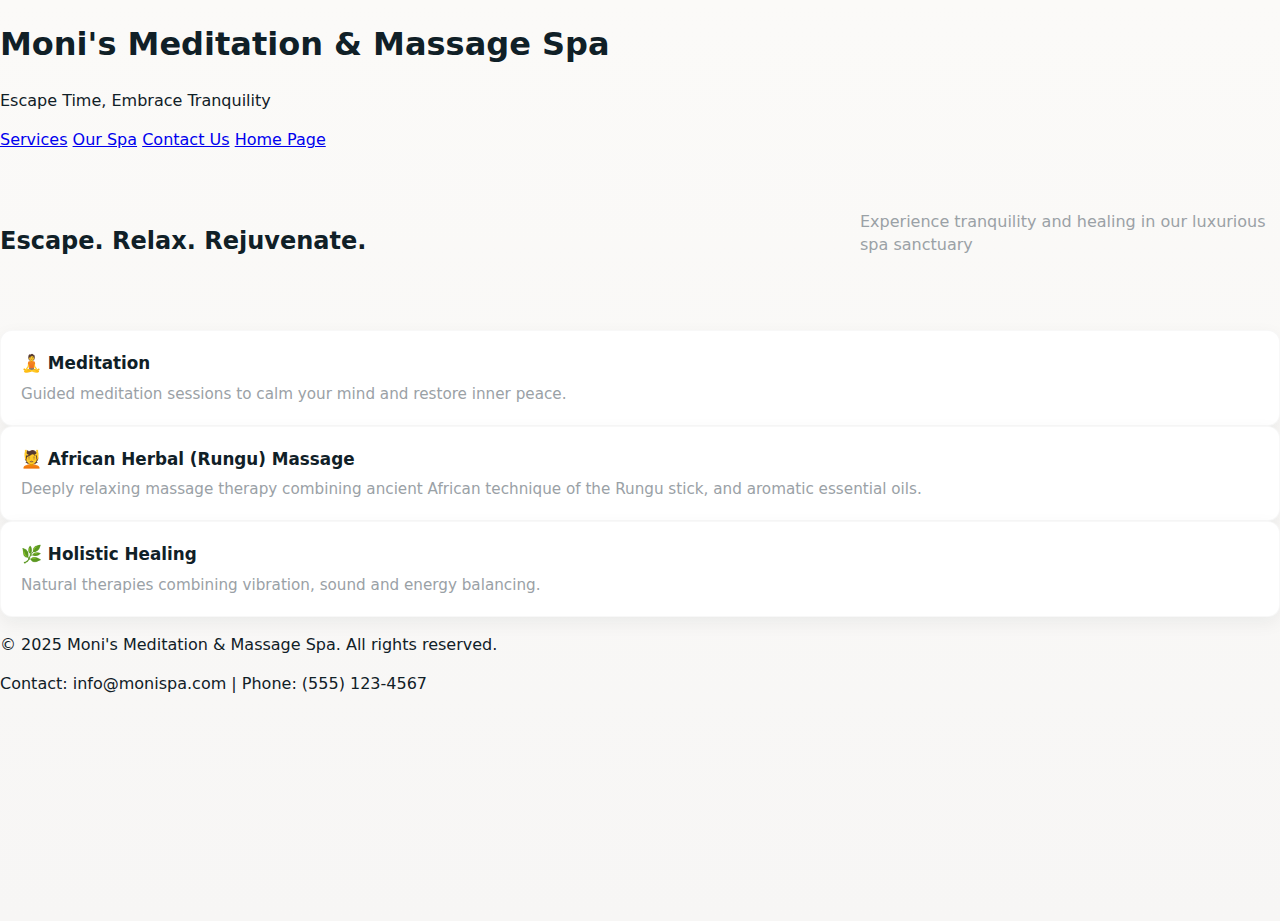
<file: index.html>
<!DOCTYPE html>
<html lang="en">
<head>
    <meta charset="UTF-8">
    <meta name="viewport" content="width=device-width, initial-scale=1.0">
    <title>Moni's Meditation & Massage Spa</title>
    <link rel="stylesheet" href="CSS/style.css">
</head>
<body>
    <header>
        <h1>Moni's Meditation & Massage Spa</h1>
        <p>Escape Time, Embrace Tranquility</p>
    </header>
    
    <nav>
        <a href="services.html">Services</a>
        <a href="ourspa.html">Our Spa</a>
        <a href="contactus.html">Contact Us</a>
        <a href="index.html">Home Page</a>
    </nav>
    
    <section class="hero">
        <h2>Escape. Relax. Rejuvenate.</h2>
        <p>Experience tranquility and healing in our luxurious spa sanctuary</p>
    </section>
    
    <section id="services" class="services">
        <div class="service-card">
            <h3>🧘 Meditation</h3>
            <p>Guided meditation sessions to calm your mind and restore inner peace.</p>
        </div>
        <div class="service-card">
            <h3>💆 African Herbal (Rungu) Massage</h3>
            <p>Deeply relaxing massage therapy combining ancient African technique of the Rungu stick, and aromatic essential oils.</p>
        </div>
        <div class="service-card">
            <h3>🌿 Holistic Healing</h3>
            <p>Natural therapies combining vibration, sound and energy balancing.</p>
        </div>
    </section>
    
    <footer>
        <p>&copy; 2025 Moni's Meditation & Massage Spa. All rights reserved.</p>
        <p>Contact: info@monispa.com | Phone: (555) 123-4567</p>
    </footer>
</body>
</html>
</file>
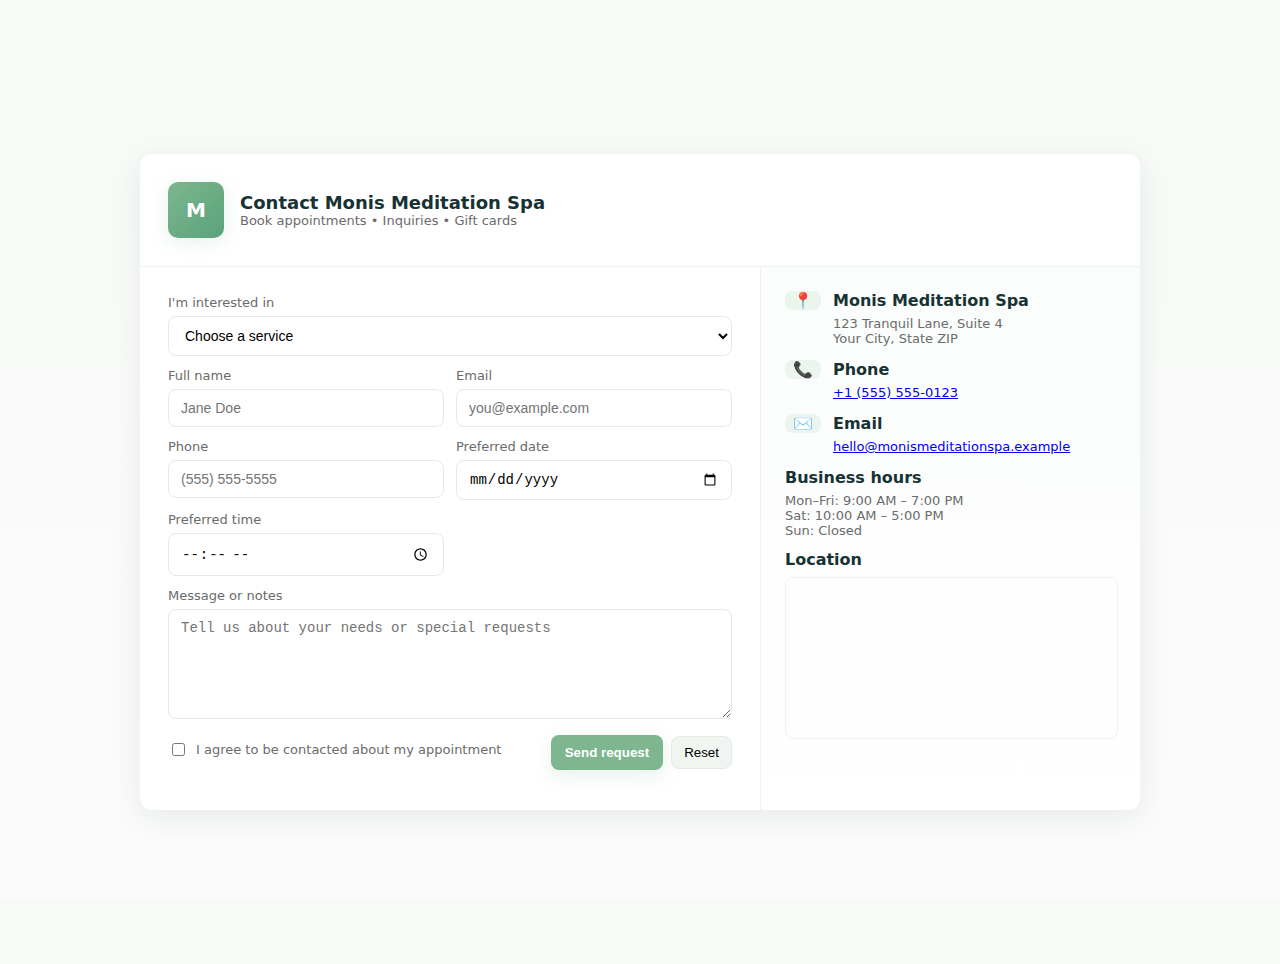
<file: contactus.html>
<!doctype html>
<html lang="en">
<head>
    <meta charset="utf-8" />
    <meta name="viewport" content="width=device-width,initial-scale=1" />
    <title>Contact Us — Monis Meditation Spa</title>
    <style>
        :root{
            --accent:#7db68f;
            --muted:#6b6b6b;
            --bg:#fbfbfb;
            --card:#ffffff;
            --maxw:1000px;
            font-family: Inter, system-ui, -apple-system, "Segoe UI", Roboto, "Helvetica Neue", Arial;
        }
        html,body{height:100%;}
        body{
            margin:0;
            background:linear-gradient(180deg,#f7faf7 0%, #fbfbfb 100%);
            color:#183233;
            display:flex;
            align-items:center;
            justify-content:center;
            padding:32px;
        }
        .container{
            max-width:var(--maxw);
            width:100%;
            background:var(--card);
            box-shadow:0 8px 30px rgba(24,50,51,0.08);
            border-radius:12px;
            overflow:hidden;
            display:grid;
            grid-template-columns:1fr 380px;
            gap:0;
        }
        header.hero{
            grid-column:1/-1;
            padding:28px 28px;
            border-bottom:1px solid #eef3ee;
            display:flex;
            align-items:center;
            gap:16px;
        }
        header .logo{
            width:56px;height:56px;border-radius:10px;background:linear-gradient(135deg,var(--accent),#5aa37a);
            display:flex;align-items:center;justify-content:center;color:white;font-weight:700;font-size:20px;
            box-shadow:0 4px 18px rgba(123,182,143,0.18);
        }
        header h1{font-size:18px;margin:0;}
        header p{margin:0;color:var(--muted);font-size:13px;}
        .main{
            padding:28px;
        }
        form{
            display:grid;
            gap:12px;
            grid-template-columns:repeat(2,1fr);
        }
        .full{grid-column:1/-1;}
        label{font-size:13px;color:var(--muted);display:block;margin-bottom:6px;}
        input[type="text"],input[type="email"],input[type="tel"],textarea,select,input[type="date"],input[type="time"]{
            width:100%;
            padding:10px 12px;
            border:1px solid #e6e9e6;
            border-radius:8px;
            background:transparent;
            font-size:14px;
            box-sizing:border-box;
        }
        textarea{min-height:110px;resize:vertical;}
        .controls{display:flex;gap:8px;align-items:center;}
        .btn{
            background:var(--accent);
            color:white;border:0;padding:10px 14px;border-radius:8px;font-weight:600;cursor:pointer;
            box-shadow:0 6px 18px rgba(125,182,143,0.18);
        }
        .info{
            padding:24px;
            background:linear-gradient(180deg, #fafdfb 0%, #ffffff 100%);
            border-left:1px solid #eef3ee;
        }
        .contact-item{display:flex;gap:12px;align-items:flex-start;margin-bottom:14px;}
        .contact-icon{width:36px;height:36;border-radius:8px;background:#eaf5ee;display:flex;align-items:center;justify-content:center;color:var(--accent);font-weight:700;}
        small{display:block;color:var(--muted);font-size:13px;margin-top:6px;}
        .map{width:100%;height:160px;border-radius:8px;overflow:hidden;margin-top:8px;border:1px solid #eef3ee;}
        .success{padding:10px;border-radius:8px;background:#e8fbef;color:#1f6d3a;font-weight:600;margin-top:10px;}
        @media (max-width:940px){
            .container{grid-template-columns:1fr; padding:0;}
            .info{border-left:none;border-top:1px solid #eef3ee;}
        }
    </style>
</head>
<body>
    <div class="container" role="region" aria-label="Contact Monis Meditation Spa">
        <header class="hero">
            <div class="logo" aria-hidden="true">M</div>
            <div>
                <h1>Contact Monis Meditation Spa</h1>
                <p>Book appointments • Inquiries • Gift cards</p>
            </div>
        </header>

        <main class="main" id="main">
            <form id="contactForm" novalidate>
                <div class="full">
                    <label for="service">I'm interested in</label>
                    <select id="service" name="service" required>
                        <option value="">Choose a service</option>
                        <option>Guided Meditation Session</option>
                        <option>Massage Therapy</option>
                        <option>Sound Bath</option>
                        <option>Corporate Wellness</option>
                        <option>Gift Cards</option>
                    </select>
                </div>

                <div>
                    <label for="name">Full name</label>
                    <input id="name" name="name" type="text" placeholder="Jane Doe" required />
                </div>

                <div>
                    <label for="email">Email</label>
                    <input id="email" name="email" type="email" placeholder="you@example.com" required />
                </div>

                <div>
                    <label for="phone">Phone</label>
                    <input id="phone" name="phone" type="tel" placeholder="(555) 555-5555"
                                 pattern="^[0-9+\-\s()]*$" />
                </div>

                <div>
                    <label for="date">Preferred date</label>
                    <input id="date" name="date" type="date" />
                </div>

                <div>
                    <label for="time">Preferred time</label>
                    <input id="time" name="time" type="time" />
                </div>

                <div class="full">
                    <label for="message">Message or notes</label>
                    <textarea id="message" name="message" placeholder="Tell us about your needs or special requests"></textarea>
                </div>

                <div class="full controls" style="justify-content:space-between;">
                    <label style="display:flex;align-items:center;gap:8px;font-size:13px;">
                        <input id="consent" name="consent" type="checkbox" required />
                        <span>I agree to be contacted about my appointment</span>
                    </label>

                    <div style="display:flex;gap:8px;align-items:center;">
                        <button class="btn" type="submit">Send request</button>
                        <button type="reset" style="background:#f1f5f2;border:1px solid #e6e9e6;padding:8px 12px;border-radius:8px;cursor:pointer;">Reset</button>
                    </div>
                </div>

                <div class="full" id="status" aria-live="polite"></div>
            </form>
        </main>

        <aside class="info" aria-label="Contact details">
            <div class="contact-item">
                <div class="contact-icon">📍</div>
                <div>
                    <strong>Monis Meditation Spa</strong>
                    <small>123 Tranquil Lane, Suite 4<br/>Your City, State ZIP</small>
                </div>
            </div>

            <div class="contact-item">
                <div class="contact-icon">📞</div>
                <div>
                    <strong>Phone</strong>
                    <small><a href="tel:+15555550123">+1 (555) 555-0123</a></small>
                </div>
            </div>

            <div class="contact-item">
                <div class="contact-icon">✉️</div>
                <div>
                    <strong>Email</strong>
                    <small><a href="mailto:hello@monismeditationspa.example">hello@monismeditationspa.example</a></small>
                </div>
            </div>

            <div>
                <strong>Business hours</strong>
                <small>Mon–Fri: 9:00 AM – 7:00 PM<br/>Sat: 10:00 AM – 5:00 PM<br/>Sun: Closed</small>
            </div>

            <div style="margin-top:12px;">
                <strong>Location</strong>
                <div class="map" role="img" aria-label="Map to Monis Meditation Spa">
                    <iframe
                        title="Map"
                        src="https://www.google.com/maps?q=Monis+Meditation+Spa&output=embed"
                        width="100%" height="100%" style="border:0" loading="lazy"></iframe>
                </div>
            </div>
        </aside>
    </div>

    <script>
        (function(){
            const form = document.getElementById('contactForm');
            const status = document.getElementById('status');

            function showMessage(text, success = true){
                status.innerHTML = '<div class="' + (success ? 'success' : '') + '">' + text + '</div>';
            }

            form.addEventListener('submit', function(e){
                e.preventDefault();
                // basic client-side validation
                if(!form.checkValidity()){
                    showMessage('Please complete required fields.', false);
                    return;
                }
                // gather form data
                const data = new FormData(form);
                const payload = {};
                data.forEach((v,k)=>payload[k]=v);

                // Replace below with real submit (fetch to your API) in production.
                console.log('Contact request payload:', payload);
                showMessage('Thank you — your request was sent. We will contact you shortly.');

                form.reset();
            });
        })();
    </script>
</body>
</html>
</file>
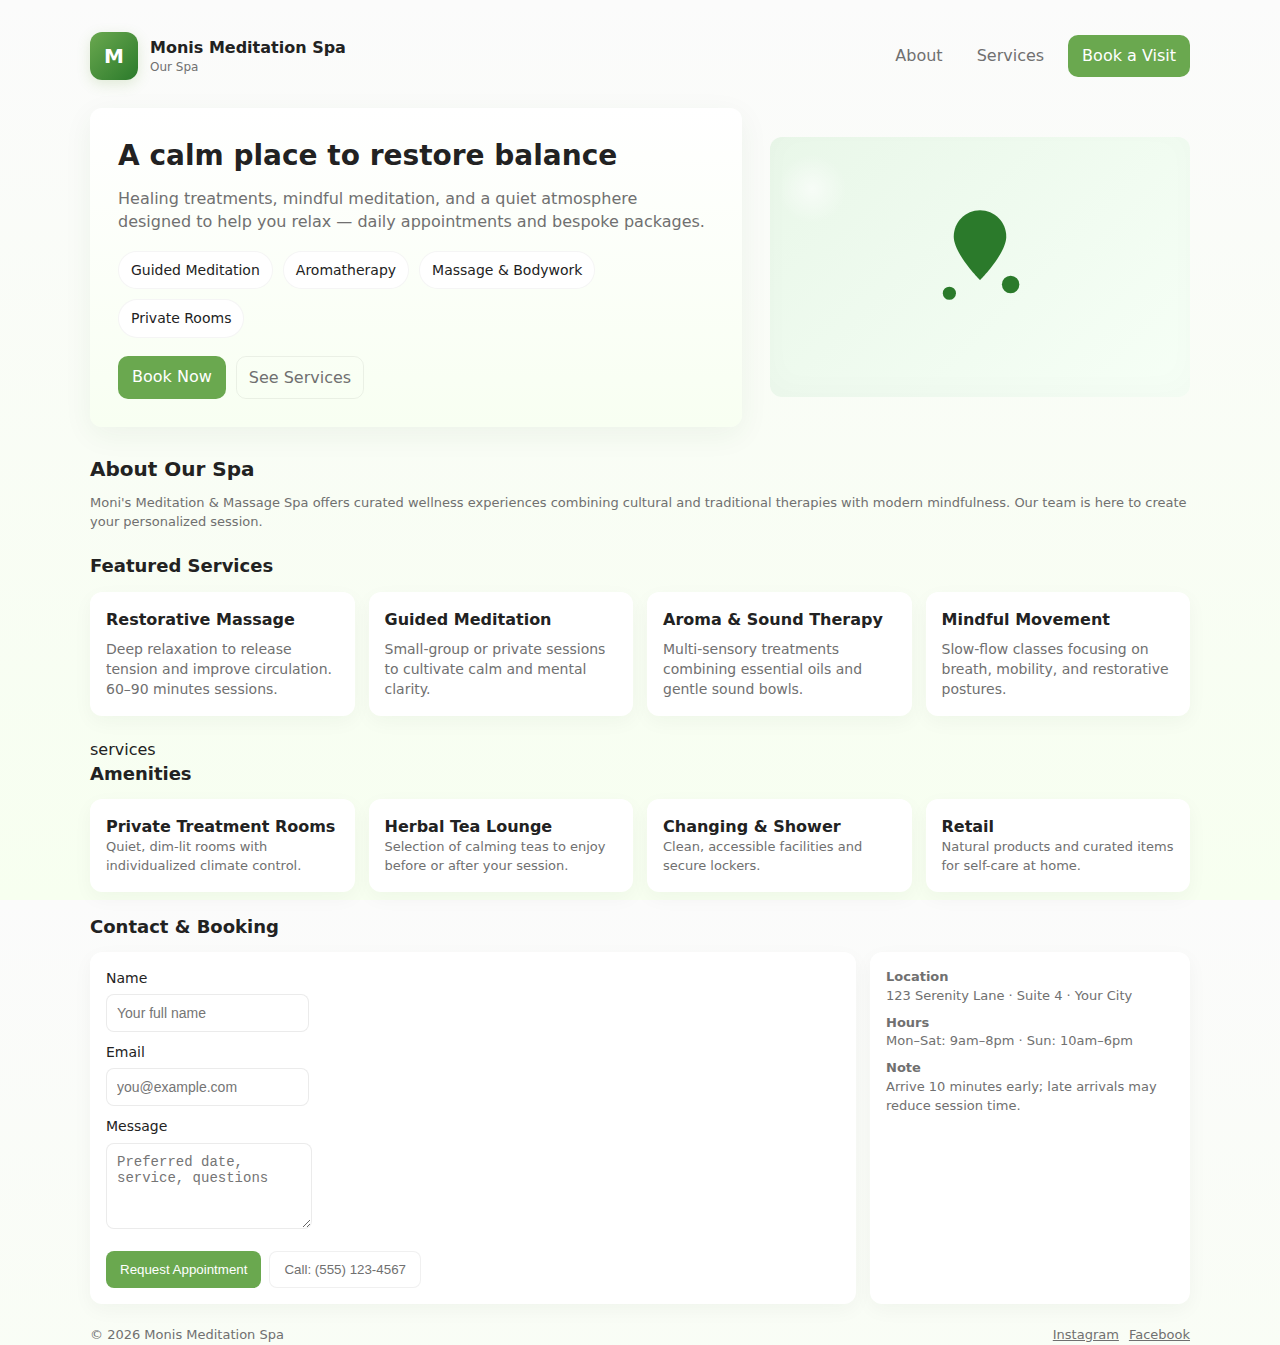
<file: ourspa.html>
<!doctype html>
<html lang="en">
<head>
    <meta charset="utf-8" />
    <meta name="viewport" content="width=device-width,initial-scale=1" />
    <title>Moni's Meditation Spa — Our Spa</title>
    <meta name="description" content="Discover Moni's Meditation Spa — treatments, serene spaces, and mindful relaxation." />
    <style>
        :root{
            --accent:#6aa84f;
            --muted:#707070;
            --bg:#fbfbfb;
            --card:#ffffff;
            --radius:12px;
            --maxw:1100px;
            font-family: Inter, system-ui, -apple-system, "Segoe UI", Roboto, "Helvetica Neue", Arial;
            color:#222;
        }
        *{box-sizing:border-box}
        html,body{height:100%}
        body{
            margin:0;
            background:linear-gradient(180deg,#fbfbfb 0%,#f7fff0 100%);
            -webkit-font-smoothing:antialiased;
            -moz-osx-font-smoothing:grayscale;
            line-height:1.45;
            padding:32px 20px;
            display:flex;
            justify-content:center;
        }
        .wrap{max-width:var(--maxw);width:100%}
        header{
            display:flex;
            align-items:center;
            justify-content:space-between;
            gap:16px;
            margin-bottom:28px;
        }
        .brand{
            display:flex;
            gap:12px;
            align-items:center;
            text-decoration:none;
            color:inherit;
        }
        .logo{
            width:48px;height:48px;border-radius:12px;
            background:linear-gradient(135deg,var(--accent),#2b7a2b);
            display:flex;align-items:center;justify-content:center;
            color:#fff;font-weight:700;font-size:20px;
            box-shadow:0 4px 14px rgba(102,153,51,0.18);
        }
        nav{display:flex;gap:14px;align-items:center}
        nav a{color:var(--muted);text-decoration:none;padding:8px 10px;border-radius:8px}
        nav a:hover{background:rgba(0,0,0,0.04);color:#222}
        .cta{background:var(--accent);color:#fff;padding:9px 14px;border-radius:10px;text-decoration:none}
        .hero{
            display:grid;
            grid-template-columns:1fr 420px;
            gap:28px;
            align-items:center;
            margin-bottom:28px;
        }
        .hero-card{
            background:linear-gradient(180deg,var(--card),#f8fff2);
            padding:28px;border-radius:var(--radius);
            box-shadow:0 8px 30px rgba(40,80,40,0.06);
        }
        h1{margin:0 0 10px;font-size:28px}
        p.lead{margin:0 0 18px;color:var(--muted)}
        .features{display:flex;gap:10px;flex-wrap:wrap}
        .chip{background:#fff;padding:8px 12px;border-radius:999px;border:1px solid rgba(0,0,0,0.04);font-size:14px}
        .visual{
            height:260px;border-radius:var(--radius);
            background:
                radial-gradient(circle at 10% 20%, rgba(255,255,255,0.6), transparent 8%),
                linear-gradient(135deg,#e9f7e9,#f6fff6);
            display:flex;align-items:center;justify-content:center;
            box-shadow:inset 0 -8px 30px rgba(0,0,0,0.02);
            color:var(--accent);
            font-weight:600;
            font-size:16px;
            padding:18px;
            text-align:center;
        }
        section{margin-bottom:22px}
        .grid{
            display:grid;
            grid-template-columns:repeat(auto-fit,minmax(220px,1fr));
            gap:14px;
        }
        .card{
            background:var(--card);
            border-radius:12px;padding:16px;
            box-shadow:0 6px 20px rgba(20,40,20,0.04);
        }
        .service h3{margin:0 0 8px;font-size:16px}
        .service p{margin:0;color:var(--muted);font-size:14px}
        footer{
            display:flex;justify-content:space-between;align-items:center;gap:12px;margin-top:18px;color:var(--muted);
            font-size:14px;
        }
        .small{font-size:13px;color:var(--muted)}
        /* responsive */
        @media (max-width:920px){
            .hero{grid-template-columns:1fr}
            nav{display:none}
        }
        @media (max-width:520px){
            body{padding:20px}
            .logo{width:44px;height:44px}
        }
        /* simple accessible focus */
        a:focus,button:focus,input:focus,textarea:focus{outline:3px solid rgba(106,168,79,0.18);outline-offset:2px}
        /* contact form */
        form{display:grid;gap:10px}
        input,textarea{padding:10px;border-radius:8px;border:1px solid rgba(0,0,0,0.08);font-size:14px}
        button{background:var(--accent);color:#fff;border:0;padding:10px 14px;border-radius:8px;cursor:pointer}
    </style>
</head>
<body>
    <div class="wrap" role="main">
        <header>
            <a class="brand" href="#" aria-label="Monis Meditation Spa home">
                <div class="logo" aria-hidden="true">M</div>
                <div>
                    <div style="font-weight:700">Monis Meditation Spa</div>
                    <div style="font-size:12px;color:var(--muted)">Our Spa</div>
                </div>
            </a>

            <nav aria-label="Primary">
                <a href="ourspa.html">About</a>
                <a href="services.html">Services</a>
                <a href="contactus.html" class="cta">Book a Visit</a>
            </nav>
        </header>

        <main>
            <section class="hero" aria-labelledby="hero-title">
                <div class="hero-card">
                    <h1 id="hero-title">A calm place to restore balance</h1>
                    <p class="lead">Healing treatments, mindful meditation, and a quiet atmosphere designed to help you relax — daily appointments and bespoke packages.</p>
                    <div class="features" aria-hidden="false">
                        <div class="chip">Guided Meditation</div>
                        <div class="chip">Aromatherapy</div>
                        <div class="chip">Massage & Bodywork</div>
                        <div class="chip">Private Rooms</div>
                    </div>
                    <div style="margin-top:18px;display:flex;gap:10px">
                        <a href="#contactus" class="cta">Book Now</a>
                        <a href="#services" style="padding:9px 12px;border-radius:10px;background:transparent;border:1px solid rgba(0,0,0,0.06);text-decoration:none;color:var(--muted)">See Services</a>
                    </div>
                </div>

                <div class="visual" role="img" aria-label="Soothing spa illustration">
                    <svg width="140" height="140" viewBox="0 0 64 64" fill="none" xmlns="http://www.w3.org/2000/svg" aria-hidden="true">
                        <g fill="#2b7a2b">
                            <path d="M32 6c6.6 0 12 5.4 12 12 0 8-12 20-12 20S20 26 20 18c0-6.6 5.4-12 12-12z"/>
                            <circle cx="46" cy="40" r="4"/>
                            <circle cx="18" cy="44" r="3"/>
                        </g>
                    </svg>
                </div>
            </section>

            <section id="ourspa" aria-labelledby="about-title">
                <h2 id="ourspa-title" style="font-size:20px;margin:0 0 10px">About Our Spa</h2>
                <p class="small" style="margin:0 0 12px">
                    Moni's Meditation & Massage Spa offers curated wellness experiences combining cultural and traditional therapies with modern mindfulness. Our team is here to create your personalized session.
                </p>
            </section>

            <section id="services" aria-labelledby="services-title">
                <h2 id="services-title" style="font-size:18px;margin:0 0 12px">Featured Services</h2>
                <div class="grid">
                    <article class="card service">
                        <h3>Restorative Massage</h3>
                        <p>Deep relaxation to release tension and improve circulation. 60–90 minutes sessions.</p>
                    </article>
                    <article class="card service">
                        <h3>Guided Meditation</h3>
                        <p>Small-group or private sessions to cultivate calm and mental clarity.</p>
                    </article>
                    <article class="card service">
                        <h3>Aroma & Sound Therapy</h3>
                        <p>Multi-sensory treatments combining essential oils and gentle sound bowls.</p>
                    </article>
                    <article class="card service">
                        <h3>Mindful Movement</h3>
                        <p>Slow-flow classes focusing on breath, mobility, and restorative postures.</p>
                    </article>
                </div>
            </section>services            <section id="amenities" aria-labelledby="amenities-title">
                <h2 id="services-title" style="font-size:18px;margin:0 0 12px">Amenities</h2>
                <div class="grid">
                    <div class="card"><strong>Private Treatment Rooms</strong><div class="small">Quiet, dim-lit rooms with individualized climate control.</div></div>
                    <div class="card"><strong>Herbal Tea Lounge</strong><div class="small">Selection of calming teas to enjoy before or after your session.</div></div>
                    <div class="card"><strong>Changing & Shower</strong><div class="small">Clean, accessible facilities and secure lockers.</div></div>
                    <div class="card"><strong>Retail</strong><div class="small">Natural products and curated items for self-care at home.</div></div>
                </div>
            </section>

            <section id="contact" aria-labelledby="contact-title">
                <h2 id="contact-title" style="font-size:18px;margin:0 0 12px">Contact & Booking</h2>
                <div style="display:grid;grid-template-columns:1fr 320px;gap:14px">
                    <div class="card">
                        <form aria-label="Booking form">
                            <label>
                                <div style="font-size:14px;margin-bottom:6px">Name</div>
                                <input type="text" name="name" placeholder="Your full name" required>
                            </label>
                            <label>
                                <div style="font-size:14px;margin-bottom:6px">Email</div>
                                <input type="email" name="email" placeholder="you@example.com" required>
                            </label>
                            <label>
                                <div style="font-size:14px;margin-bottom:6px">Message</div>
                                <textarea name="message" rows="4" placeholder="Preferred date, service, questions"></textarea>
                            </label>
                            <div style="display:flex;gap:8px;margin-top:6px">
                                <button type="submit">Request Appointment</button>
                                <button type="button" style="background:#fff;border:1px solid rgba(0,0,0,0.06);color:var(--muted)">Call: (555) 123‑4567</button>
                            </div>
                        </form>
                    </div>

                    <aside class="card small" style="display:flex;flex-direction:column;gap:8px">
                        <div><strong>Location</strong><div class="small">123 Serenity Lane · Suite 4 · Your City</div></div>
                        <div><strong>Hours</strong><div class="small">Mon–Sat: 9am–8pm · Sun: 10am–6pm</div></div>
                        <div><strong>Note</strong><div class="small">Arrive 10 minutes early; late arrivals may reduce session time.</div></div>
                    </aside>
                </div>
            </section>
        </main>

        <footer>
            <div class="small">© <span id="year"></span> Monis Meditation Spa</div>
            <div style="display:flex;gap:10px">
                <a href="#" class="small" aria-label="Instagram">Instagram</a>
                <a href="#" class="small" aria-label="Facebook">Facebook</a>
            </div>
        </footer>
    </div>

    <script>
        // small utilities
        document.getElementById('year').textContent = new Date().getFullYear();

        // stub: handle the booking form submit (no backend)
        document.querySelectorAll('form').forEach(f=>{
            f.addEventListener('submit', e=>{
                e.preventDefault();
                alert('Thanks — your request was received. We will contact you soon.');
                f.reset();
            });
        });
    </script>
</body>
</html></div>
</file>
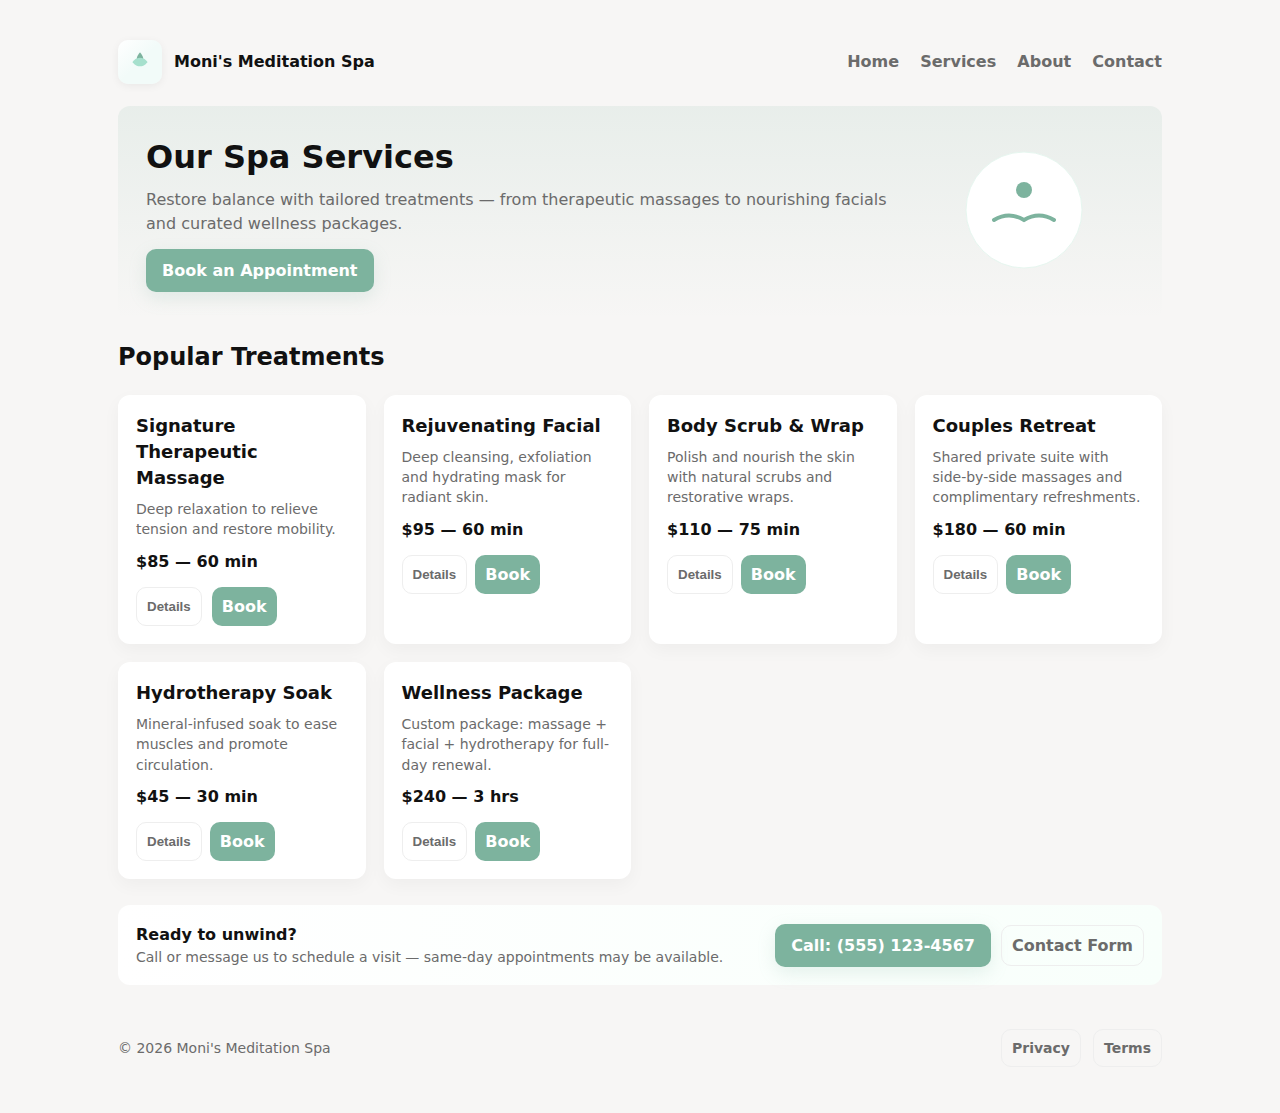
<file: services.html>
<!doctype html>
<html lang="en">
<head>
    <meta charset="utf-8" />
    <meta name="viewport" content="width=device-width,initial-scale=1" />
    <title>Services — Moni's Meditation Spa</title>
    <meta name="description" content="Relaxing massages, rejuvenating facials and holistic wellness packages at Moni's Meditation Spa." />

    <style>
        :root{
            --bg:#f7f6f5; --card:#ffffff; --accent:#7db39e; --muted:#6b6b6b; --radius:12px;
            --max-width:1100px;
            font-family: system-ui, -apple-system, "Segoe UI", Roboto, "Helvetica Neue", Arial;
        }
        *{box-sizing:border-box}
        body{margin:0;background:var(--bg);color:#111;line-height:1.45}
        .wrap{max-width:var(--max-width);margin:0 auto;padding:28px}
        header{display:flex;align-items:center;justify-content:space-between;gap:16px;padding:12px 0}
        .brand{display:flex;align-items:center;gap:12px;font-weight:700}
        .logo{
            width:44px;height:44px;border-radius:10px;background:linear-gradient(135deg,#fff 0%, #f2fbf9 50%);display:grid;place-items:center;
            box-shadow:0 2px 8px rgba(0,0,0,0.06);
        }
        nav a{color:var(--muted);text-decoration:none;margin-left:16px;font-weight:600}
        .hero{
            margin-top:10px;background:linear-gradient(180deg, rgba(125,179,158,0.12), rgba(125,179,158,0.00));
            padding:28px;border-radius:var(--radius);display:flex;gap:24px;align-items:center;
        }
        .hero .intro{flex:1}
        .hero h1{margin:0 0 8px 0;font-size:clamp(20px,3vw,32px)}
        .hero p{margin:0;color:var(--muted)}
        .hero .cta{margin-top:14px}
        .btn{
            display:inline-block;padding:10px 16px;border-radius:10px;background:var(--accent);color:#fff;text-decoration:none;font-weight:700;
            box-shadow:0 6px 18px rgba(125,179,158,0.18);
        }

        /* Services grid */
        .grid{display:grid;grid-template-columns:repeat(auto-fit,minmax(240px,1fr));gap:18px;margin-top:20px}
        .card{background:var(--card);border-radius:12px;padding:18px;box-shadow:0 6px 18px rgba(17,17,17,0.04)}
        .card h3{margin:0 0 8px 0;font-size:18px}
        .muted{color:var(--muted);font-size:14px}
        .price{font-weight:700;margin-top:10px}
        .actions{display:flex;gap:8px;margin-top:14px}
        .link{background:transparent;border:1px solid #eee;padding:8px 10px;border-radius:10px;color:var(--muted);text-decoration:none;font-weight:700}
        .primary{background:var(--accent);color:#fff;border:0}

        /* Accordion details */
        .details{margin-top:10px;border-top:1px dashed #eee;padding-top:10px;display:none}
        .card[open] .details{display:block}
        .toggle{display:flex;align-items:center;gap:8px;cursor:pointer;color:var(--muted);font-weight:700}

        /* CTA band */
        .cta-band{margin-top:26px;padding:18px;border-radius:12px;background:linear-gradient(90deg,#fff,#f8fffb);display:flex;align-items:center;justify-content:space-between}
        .footer{margin-top:26px;padding:18px 0;color:var(--muted);font-size:14px;display:flex;justify-content:space-between;align-items:center}
        @media (max-width:640px){header{flex-direction:column;align-items:flex-start} .hero{flex-direction:column} .cta-band{flex-direction:column;gap:12px}}
    </style>
</head>
<body>
    <div class="wrap" role="main">
        <header>
            <div class="brand" aria-label="Moni's Meditation Spa">
                <div class="logo" aria-hidden="true">
                    <!-- simple lotus SVG -->
                    <svg width="26" height="26" viewBox="0 0 24 24" fill="none" aria-hidden="true">
                        <path d="M12 3s3 3.5 3 6c0 2.5-3 6-3 6s-3-3.5-3-6c0-2.5 3-6 3-6z" fill="#7db39e"/>
                        <path d="M5 12s2.5-4 7-4 7 4 7 4-2.5 4-7 4-7-4-7-4z" fill="#a6e0cd"/>
                    </svg>
                </div>
                Moni's Meditation Spa
            </div>
            <nav aria-label="Primary">
                <a href="index.html">Home</a>
                <a href="services.html" aria-current="page">Services</a>
                <a href="about.html">About</a>
                <a href="#contact">Contact</a>
            </nav>
        </header>

        <section class="hero" aria-labelledby="services-heading">
            <div class="intro">
                <h1 id="services-heading">Our Spa Services</h1>
                <p>Restore balance with tailored treatments — from therapeutic massages to nourishing facials and curated wellness packages.</p>
                <div class="cta">
                    <a class="btn" href="#contact">Book an Appointment</a>
                </div>
            </div>
            <div style="width:220px;text-align:center">
                <svg width="120" height="120" viewBox="0 0 120 120" aria-hidden="true">
                    <circle cx="60" cy="60" r="58" fill="#fff" stroke="#e6f6ef"></circle>
                    <path d="M30 70c10-6 20-6 30 0 10-6 20-6 30 0" stroke="#7db39e" stroke-width="4" stroke-linecap="round" fill="none"/>
                    <circle cx="60" cy="40" r="8" fill="#7db39e"/>
                </svg>
            </div>
        </section>

        <section aria-labelledby="popular-services" style="margin-top:20px">
            <h2 id="popular-services" style="margin:0 0 12px 0">Popular Treatments</h2>

            <div class="grid" role="list">
                <!-- Massage -->
                <article class="card" role="listitem" data-service="massage">
                    <h3>Signature Therapeutic Massage</h3>
                    <div class="muted">Deep relaxation to relieve tension and restore mobility.</div>
                    <div class="price">$85 — 60 min</div>

                    <div class="actions" style="gap:10px">
                        <button class="link toggle-btn" aria-expanded="false" aria-controls="d-massage">Details</button>
                        <a class="link primary" href="#contact">Book</a>
                    </div>

                    <div id="d-massage" class="details" aria-hidden="true">
                        <p class="muted">Includes Swedish and targeted deep tissue techniques, customized pressure, and aromatherapy options.</p>
                    </div>
                </article>

                <!-- Facial -->
                <article class="card" role="listitem" data-service="facial">
                    <h3>Rejuvenating Facial</h3>
                    <div class="muted">Deep cleansing, exfoliation and hydrating mask for radiant skin.</div>
                    <div class="price">$95 — 60 min</div>

                    <div class="actions">
                        <button class="link toggle-btn" aria-expanded="false" aria-controls="d-facial">Details</button>
                        <a class="link primary" href="#contact">Book</a>
                    </div>

                    <div id="d-facial" class="details" aria-hidden="true">
                        <p class="muted">Suitable for all skin types. Add-ons: microdermabrasion, LED therapy, or extra hydration boost.</p>
                    </div>
                </article>

                <!-- Body -->
                <article class="card" role="listitem" data-service="body">
                    <h3>Body Scrub & Wrap</h3>
                    <div class="muted">Polish and nourish the skin with natural scrubs and restorative wraps.</div>
                    <div class="price">$110 — 75 min</div>

                    <div class="actions">
                        <button class="link toggle-btn" aria-expanded="false" aria-controls="d-body">Details</button>
                        <a class="link primary" href="#contact">Book</a>
                    </div>

                    <div id="d-body" class="details" aria-hidden="true">
                        <p class="muted">Choice of salt or sugar scrub followed by a hydrating wrap and scalp massage.</p>
                    </div>
                </article>

                <!-- Couples -->
                <article class="card" role="listitem" data-service="couples">
                    <h3>Couples Retreat</h3>
                    <div class="muted">Shared private suite with side-by-side massages and complimentary refreshments.</div>
                    <div class="price">$180 — 60 min</div>

                    <div class="actions">
                        <button class="link toggle-btn" aria-expanded="false" aria-controls="d-couples">Details</button>
                        <a class="link primary" href="#contact">Book</a>
                    </div>

                    <div id="d-couples" class="details" aria-hidden="true">
                        <p class="muted">Perfect for anniversaries, dates, or relaxation time together. Upgrade to aromatherapy available.</p>
                    </div>
                </article>

                <!-- Hydrotherapy -->
                <article class="card" role="listitem" data-service="hydro">
                    <h3>Hydrotherapy Soak</h3>
                    <div class="muted">Mineral-infused soak to ease muscles and promote circulation.</div>
                    <div class="price">$45 — 30 min</div>

                    <div class="actions">
                        <button class="link toggle-btn" aria-expanded="false" aria-controls="d-hydro">Details</button>
                        <a class="link primary" href="#contact">Book</a>
                    </div>

                    <div id="d-hydro" class="details" aria-hidden="true">
                        <p class="muted">Choose botanical blends or Epsom salts. Can be added on to most services for a reduced rate.</p>
                    </div>
                </article>

                <!-- Wellness -->
                <article class="card" role="listitem" data-service="wellness">
                    <h3>Wellness Package</h3>
                    <div class="muted">Custom package: massage + facial + hydrotherapy for full-day renewal.</div>
                    <div class="price">$240 — 3 hrs</div>

                    <div class="actions">
                        <button class="link toggle-btn" aria-expanded="false" aria-controls="d-wellness">Details</button>
                        <a class="link primary" href="#contact">Book</a>
                    </div>

                    <div id="d-wellness" class="details" aria-hidden="true">
                        <p class="muted">Our therapists will craft a balanced itinerary to meet your relaxation goals.</p>
                    </div>
                </article>
            </div>
        </section>

        <section class="cta-band" aria-label="Contact / Book">
            <div>
                <strong style="display:block">Ready to unwind?</strong>
                <div class="muted">Call or message us to schedule a visit — same-day appointments may be available.</div>
            </div>
            <div style="display:flex;gap:10px;align-items:center">
                <a class="btn" href="tel:+15551234567">Call: (555) 123-4567</a>
                <a class="link" href="#contact">Contact Form</a>
            </div>
        </section>

        <footer id="contact" class="footer" aria-label="Footer">
            <div>© <span id="year"></span> Moni's Meditation Spa</div>
            <div style="display:flex;gap:12px">
                <a class="link" href="privacy.html">Privacy</a>
                <a class="link" href="terms.html">Terms</a>
            </div>
        </footer>
    </div>

    <script>
        // set year
        document.getElementById('year').textContent = new Date().getFullYear();

        // simple accordion toggles for cards
        document.querySelectorAll('.toggle-btn').forEach(btn => {
            btn.addEventListener('click', () => {
                const targetId = btn.getAttribute('aria-controls');
                const panel = document.getElementById(targetId);
                const expanded = btn.getAttribute('aria-expanded') === 'true';
                btn.setAttribute('aria-expanded', String(!expanded));
                if (panel) {
                    panel.style.display = expanded ? 'none' : 'block';
                    panel.parentElement.toggleAttribute('open', !expanded);
                    panel.setAttribute('aria-hidden', String(expanded));
                }
            });
        });
    </script>
</body>
</html>
</file>
<file: CSS/style.css>
/* style.css
    Spa website styles — clean, responsive, accessible
    Author: GitHub Copilot
*/

/* ========== Variables & Reset ========== */
:root{
  --bg: #fbfaf8;
  --surface: #ffffff;
  --muted: #9aa1a6;
  --text: #102027;
  --accent: #7fc4b8; /* sage */
  --accent-2: #f2b5a0; /* warm peach */
  --glass: rgba(255,255,255,0.6);
  --radius: 12px;
  --shadow-sm: 0 6px 18px rgba(16,32,39,0.06);
  --shadow-lg: 0 18px 40px rgba(16,32,39,0.09);
  --max-width: 1200px;
  --container-pad: 1.5rem;
  --transition: 240ms cubic-bezier(.2,.9,.3,1);
  font-family: "Inter", system-ui, -apple-system, "Segoe UI", Roboto, "Helvetica Neue", Arial;
  color-scheme: light;
}

*,
*::before,
*::after{box-sizing: border-box;}

html,body{
  height: 100%;
  margin: 0;
  background: linear-gradient(180deg, var(--bg) 0%, #f7f6f5 100%);
  color: var(--text);
  -webkit-font-smoothing:antialiased;
  -moz-osx-font-smoothing:grayscale;
  line-height: 1.45;
  font-size: 16px;
}

/* Container */
.container{
  width: min(100%, var(--max-width));
  margin: 0 auto;
  padding: 0 var(--container-pad);
}

/* Utility */
.row{display:flex;gap:1.25rem;flex-wrap:wrap;}
.col{flex:1 1 0%;min-width:0;}
.center{display:flex;align-items:center;justify-content:center;}
.hidden{display:none !important;}
.lead{color:var(--muted);font-size:1.05rem;}

/* ========== Header / Nav ========== */
.site-header{
  backdrop-filter: blur(6px);
  background: linear-gradient(180deg, rgba(255,255,255,0.6), rgba(255,255,255,0.4));
  position: sticky;
  top: 0;
  z-index: 40;
  border-bottom: 1px solid rgba(16,32,39,0.04);
}
.site-header .container{
  display:flex;
  align-items:center;
  justify-content:space-between;
  gap:1rem;
  padding:1rem var(--container-pad);
}
.brand{
  display:flex;
  align-items:center;
  gap:.75rem;
  font-weight:700;
  font-size:1.125rem;
}
.brand .logo{
  width:44px;height:44px;border-radius:10px;background:linear-gradient(135deg,var(--accent),var(--accent-2));
  box-shadow: var(--shadow-sm);
  display:inline-block;
}
.nav{
  display:flex;
  gap:1rem;
  align-items:center;
}
.nav a{
  color:var(--text); text-decoration:none; padding:.5rem .75rem; border-radius:8px;
  transition: background var(--transition), color var(--transition);
  font-weight:600;
}
.nav a:hover, .nav a:focus{background:rgba(127,196,184,0.08); outline:none;}
.nav .cta{
  background: linear-gradient(90deg,var(--accent),var(--accent-2));
  color:#fff; box-shadow: var(--shadow-sm); padding:.5rem .9rem;
}

/* Mobile nav toggle (basic) */
.nav-toggle{display:none; background:transparent;border:0;padding:.5rem;font-size:1.25rem;}

/* ========== Hero ========== */
.hero{
  padding:3.25rem 0;
  display:grid;
  grid-template-columns: 1fr 420px;
  gap:2rem;
  align-items:center;
}
.hero-card{
  background: linear-gradient(180deg,var(--surface), #fbfbfb);
  border-radius:calc(var(--radius) + 4px);
  padding:2rem;
  box-shadow:var(--shadow-lg);
}
.hero h1{
  margin:0 0 .5rem 0;
  font-size:2.1rem;
  letter-spacing:-0.02em;
}
.hero p{margin:0 0 1rem;color:var(--muted);}

/* Hero features */
.features{display:flex;gap:.75rem;margin-top:1rem;flex-wrap:wrap;}
.feature{
  display:flex;gap:.6rem;align-items:center;background:var(--glass);padding:.45rem .6rem;border-radius:999px;font-weight:600;color:var(--text);
  backdrop-filter: blur(4px);
  box-shadow: var(--shadow-sm);
}

/* Hero image / appointment box */
.hero-side{
  display:flex;flex-direction:column;gap:1rem;
}
.appointment{
  background: linear-gradient(180deg, rgba(255,255,255,0.85), rgba(255,255,255,0.9));
  border-radius:14px;padding:1rem;box-shadow:var(--shadow-lg);border:1px solid rgba(16,32,39,0.03);
}
.appointment .price{font-weight:700;font-size:1.3rem;color:var(--accent);}

/* ========== Services / Cards ========== */
.section{padding:3rem 0;}
.section-title{display:flex;align-items:end;justify-content:space-between;gap:1rem;margin-bottom:1rem;}
.section-title h2{margin:0;font-size:1.35rem;}
.grid{
  display:grid;
  grid-template-columns: repeat(3, 1fr);
  gap:1.25rem;
}
.service-card{
  background:var(--surface);
  border-radius:var(--radius);
  padding:1.25rem;
  box-shadow:var(--shadow-sm);
  transition: transform var(--transition), box-shadow var(--transition);
  border:1px solid rgba(16,32,39,0.03);
}
.service-card:hover{transform:translateY(-6px); box-shadow:var(--shadow-lg);}
.service-card h3{margin:0 0 .45rem 0;font-size:1.05rem;}
.service-card p{margin:0;color:var(--muted);font-size:.95rem;}
.price-badge{margin-top:.75rem;font-weight:700;color:var(--accent);}

/* ========== Treatments list ========== */
.treatments{
  display:grid;gap:.75rem;
}
.treatment{
  display:flex;align-items:center;justify-content:space-between;padding:.9rem 1rem;border-radius:10px;background:linear-gradient(180deg, rgba(255,255,255,0.6), rgba(255,255,255,0.5));border:1px solid rgba(16,32,39,0.03);
}
.treatment .meta{display:flex;gap:.75rem;align-items:center;}
.treatment .title{font-weight:600;}
.treatment .dur{color:var(--muted);font-size:.95rem;}

/* ========== CTA Section ========== */
.cta{
  padding:1.25rem;border-radius:14px;background:linear-gradient(90deg, rgba(127,196,184,0.12), rgba(242,181,160,0.06));
  display:flex;align-items:center;justify-content:space-between;gap:1rem;
}
.cta .btn{
  background:linear-gradient(90deg,var(--accent),var(--accent-2));
  color:#fff;padding:.65rem 1rem;border-radius:10px;border:0;font-weight:700;box-shadow:var(--shadow-sm);
}
.cta .btn.secondary{
  background:transparent;color:var(--text);border:1px solid rgba(16,32,39,0.06);
}

/* ========== Contact Form ========== */
.form{
  background:var(--surface);padding:1rem;border-radius:12px;box-shadow:var(--shadow-sm);
}
.input, textarea, select{
  width:100%;padding:.75rem;border-radius:10px;border:1px solid rgba(16,32,39,0.06);background:transparent;
  font:inherit;color:var(--text);outline:none;transition:box-shadow var(--transition), border-color var(--transition);
}
.input:focus, textarea:focus, select:focus{
  box-shadow:0 6px 18px rgba(127,196,184,0.12);
  border-color:var(--accent);
}
.row-form{display:grid;grid-template-columns:1fr 1fr;gap:.75rem;}
textarea{min-height:120px;resize:vertical;}

/* ========== Testimonials / Quotes ========== */
.quote{
  background:linear-gradient(180deg, rgba(255,255,255,0.5), rgba(255,255,255,0.4));
  padding:1rem;border-radius:12px;border:1px solid rgba(16,32,39,0.03);
}

/* ========== Footer ========== */
.site-footer{
  padding:2rem 0;color:var(--muted);
  border-top:1px solid rgba(16,32,39,0.03);
}
.site-footer .container{display:flex;gap:1rem;flex-wrap:wrap;align-items:center;justify-content:space-between;}

/* ========== Small components ========== */
.badge{
  display:inline-block;padding:.35rem .6rem;border-radius:999px;background:rgba(127,196,184,0.12);color:var(--accent);font-weight:700;
}
.kicker{font-size:.85rem;color:var(--muted);}

/* Accessibility: focus-visible */
:focus{outline:none}
:focus-visible{
  outline:3px solid rgba(127,196,184,0.28);
  outline-offset:3px;
  border-radius:8px;
}

/* ========== Responsive ========== */
@media (max-width:1000px){
  .grid{grid-template-columns: repeat(2,1fr);}
  .hero{grid-template-columns: 1fr 360px;}
}

@media (max-width:720px){
  .nav{display:none;}
  .nav-toggle{display:inline-flex;}
  .hero{grid-template-columns:1fr;gap:1rem;padding:2rem 0;}
  .hero-side{order:2;}
  .grid{grid-template-columns:1fr;}
  .row-form{grid-template-columns:1fr;}
  .site-header .container{padding:.6rem var(--container-pad);}
}

/* Reduce motion preference */
@media (prefers-reduced-motion: reduce){
  *{transition:none !important; animation:none !important;}
}

/* ========== Helpers for images and icons ========== */
.img-cover{width:100%;height:100%;object-fit:cover;border-radius:inherit;}
.icon{
  display:inline-grid;place-items:center;width:36px;height:36px;border-radius:10px;background:rgba(127,196,184,0.08);
}

/* Tiny print */
.small{font-size:.85rem;color:var(--muted);}
</file>
